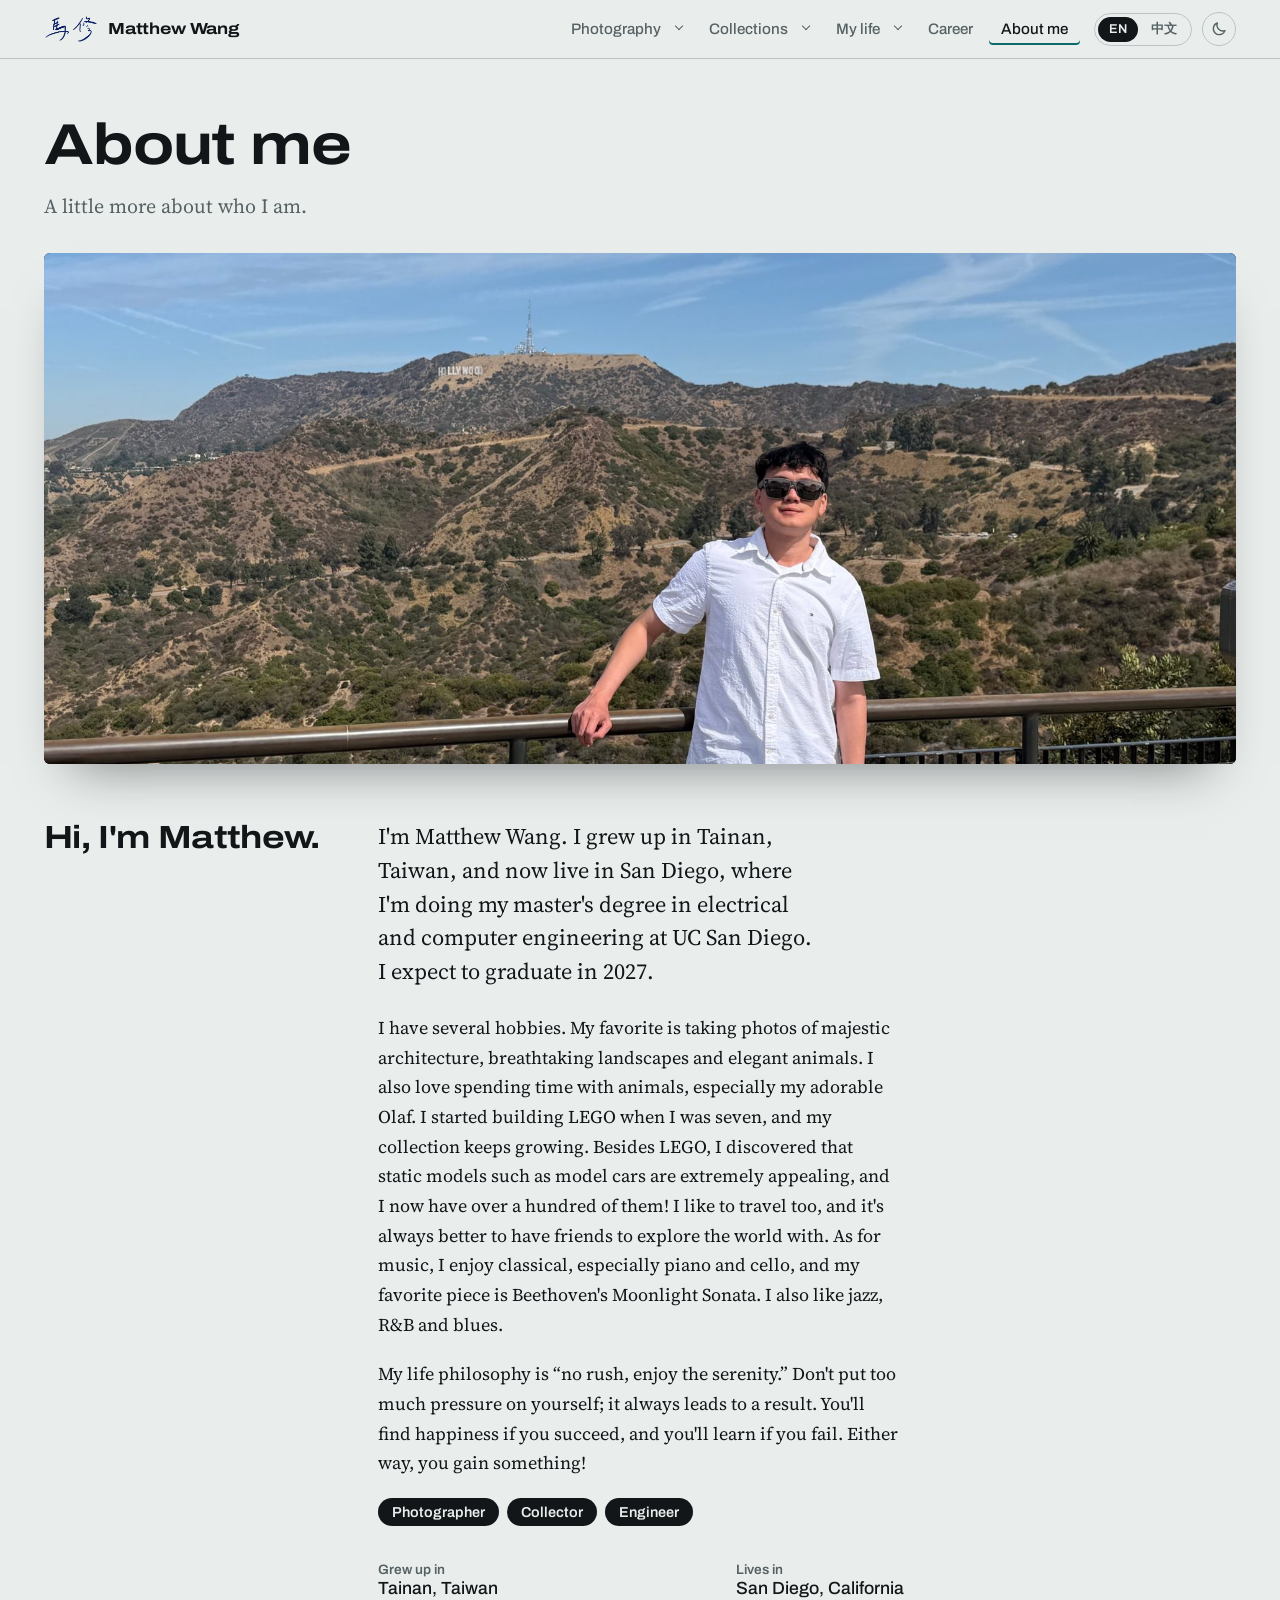
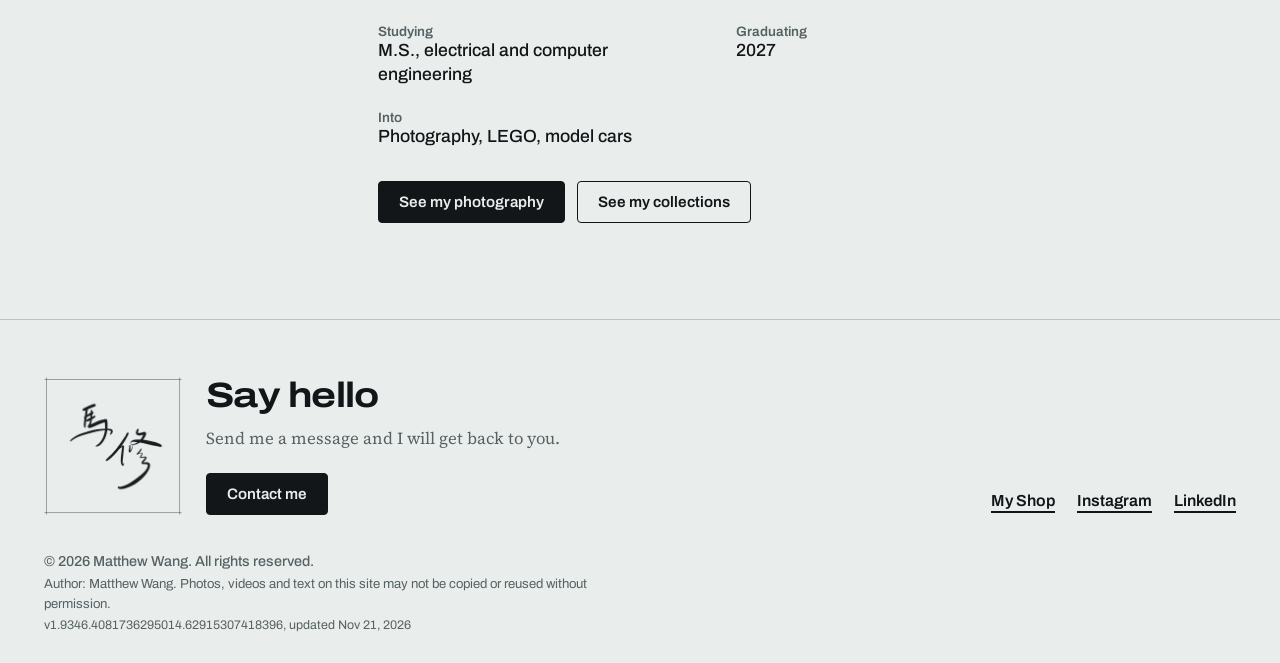
<file: about.html>
<!DOCTYPE html>
<html lang="en">
<head>
<meta charset="utf-8">
<meta name="viewport" content="width=device-width, initial-scale=1">
<title>About me | Matthew's</title>
<meta name="author" content="Matthew Wang">
<meta name="description" content="Matthew Wang: photography, collections, career and about me.">
<link rel="icon" href="favicon.ico?v=2" sizes="48x48">
<link rel="icon" href="favicon.svg?v=2" type="image/svg+xml" sizes="any">
<link rel="apple-touch-icon" href="apple-touch-icon.png?v=2">
<link rel="manifest" href="site.webmanifest">
<link rel="preconnect" href="https://fonts.googleapis.com">
<link rel="preconnect" href="https://fonts.gstatic.com" crossorigin>
<link href="https://fonts.googleapis.com/css2?family=Archivo:wdth,wght@62..125,100..900&family=IBM+Plex+Mono:wght@400;500&family=Source+Serif+4:ital,opsz,wght@0,8..60,400..700;1,8..60,400..700&family=Noto+Sans+TC:wght@400;500;700&family=Noto+Serif+TC:wght@400;600&display=swap" rel="stylesheet">
<meta name="color-scheme" content="light dark">
<meta name="theme-color" content="#E9EDEC" media="(prefers-color-scheme: light)">
<meta name="theme-color" content="#0E1315" media="(prefers-color-scheme: dark)">
<meta name="apple-mobile-web-app-capable" content="yes">
<meta name="mobile-web-app-capable" content="yes">
<meta name="apple-mobile-web-app-status-bar-style" content="default">
<meta name="apple-mobile-web-app-title" content="Matthew's">
<link rel="stylesheet" href="site.css?v=1.9346.4081736295014.62915307418396">
<script src="theme.js?v=1.9346.4081736295014.62915307418396"></script>
</head>
<body data-page="about">
<a class="skip" href="#main">Skip to content</a>
<header class="top" id="top"></header>
<main id="main"></main>
<footer class="foot" id="foot"></footer>
<script src="data.js?v=1.9346.4081736295014.62915307418396"></script>
<script src="i18n.js?v=1.9346.4081736295014.62915307418396"></script>
<script src="site.js?v=1.9346.4081736295014.62915307418396"></script>
</body>
</html>
</file>
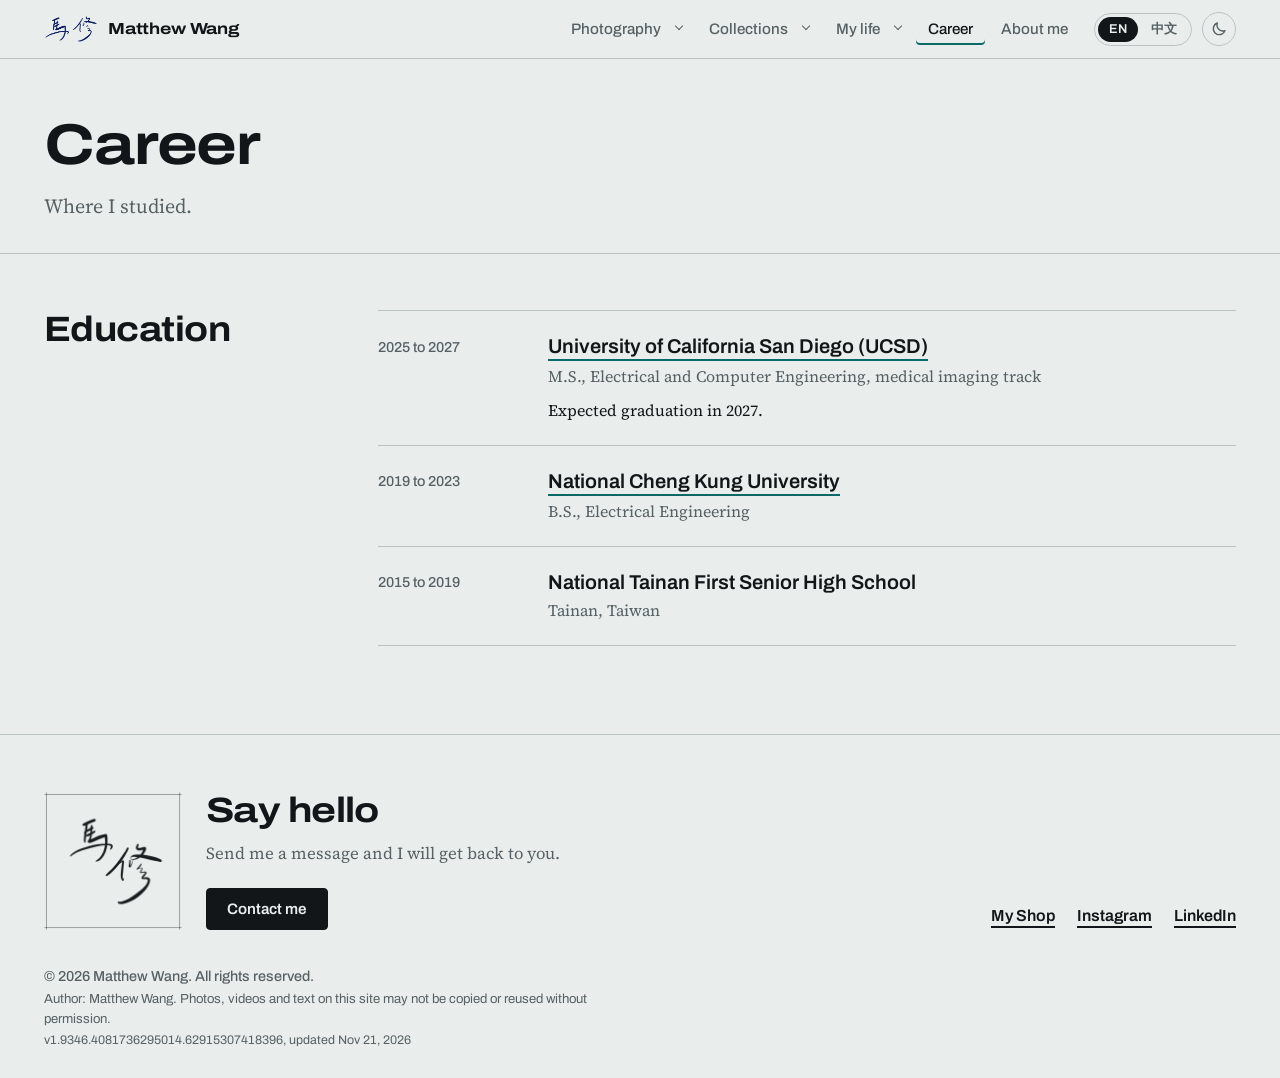
<file: career.html>
<!DOCTYPE html>
<html lang="en">
<head>
<meta charset="utf-8">
<meta name="viewport" content="width=device-width, initial-scale=1">
<title>Career | Matthew's</title>
<meta name="author" content="Matthew Wang">
<meta name="description" content="Matthew Wang: photography, collections, career and about me.">
<link rel="icon" href="favicon.ico?v=2" sizes="48x48">
<link rel="icon" href="favicon.svg?v=2" type="image/svg+xml" sizes="any">
<link rel="apple-touch-icon" href="apple-touch-icon.png?v=2">
<link rel="manifest" href="site.webmanifest">
<link rel="preconnect" href="https://fonts.googleapis.com">
<link rel="preconnect" href="https://fonts.gstatic.com" crossorigin>
<link href="https://fonts.googleapis.com/css2?family=Archivo:wdth,wght@62..125,100..900&family=IBM+Plex+Mono:wght@400;500&family=Source+Serif+4:ital,opsz,wght@0,8..60,400..700;1,8..60,400..700&family=Noto+Sans+TC:wght@400;500;700&family=Noto+Serif+TC:wght@400;600&display=swap" rel="stylesheet">
<meta name="color-scheme" content="light dark">
<meta name="theme-color" content="#E9EDEC" media="(prefers-color-scheme: light)">
<meta name="theme-color" content="#0E1315" media="(prefers-color-scheme: dark)">
<meta name="apple-mobile-web-app-capable" content="yes">
<meta name="mobile-web-app-capable" content="yes">
<meta name="apple-mobile-web-app-status-bar-style" content="default">
<meta name="apple-mobile-web-app-title" content="Matthew's">
<link rel="stylesheet" href="site.css?v=1.9346.4081736295014.62915307418396">
<script src="theme.js?v=1.9346.4081736295014.62915307418396"></script>
</head>
<body data-page="career">
<a class="skip" href="#main">Skip to content</a>
<header class="top" id="top"></header>
<main id="main"></main>
<footer class="foot" id="foot"></footer>
<script src="data.js?v=1.9346.4081736295014.62915307418396"></script>
<script src="i18n.js?v=1.9346.4081736295014.62915307418396"></script>
<script src="site.js?v=1.9346.4081736295014.62915307418396"></script>
</body>
</html>
</file>
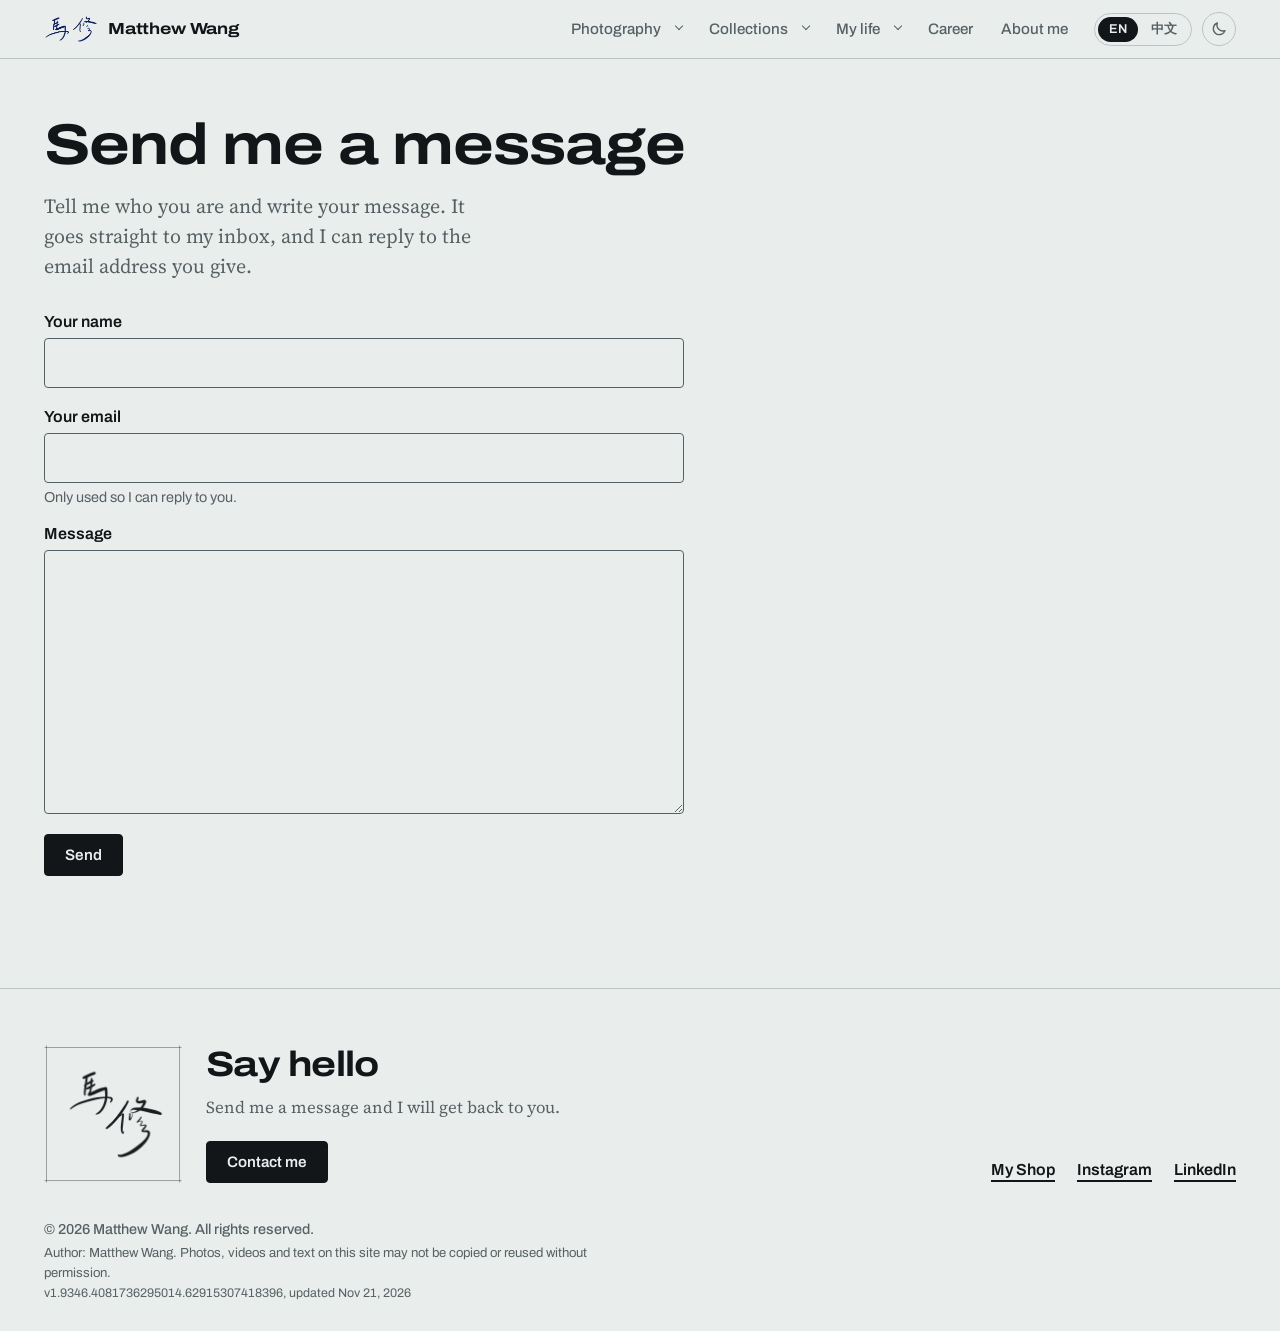
<file: contact.html>
<!DOCTYPE html>
<html lang="en">
<head>
<meta charset="utf-8">
<meta name="viewport" content="width=device-width, initial-scale=1">
<title>Send me a message | Matthew's</title>
<meta name="author" content="Matthew Wang">
<meta name="description" content="Matthew Wang: photography, collections, career and about me.">
<link rel="icon" href="favicon.ico?v=2" sizes="48x48">
<link rel="icon" href="favicon.svg?v=2" type="image/svg+xml" sizes="any">
<link rel="apple-touch-icon" href="apple-touch-icon.png?v=2">
<link rel="manifest" href="site.webmanifest">
<link rel="preconnect" href="https://fonts.googleapis.com">
<link rel="preconnect" href="https://fonts.gstatic.com" crossorigin>
<link href="https://fonts.googleapis.com/css2?family=Archivo:wdth,wght@62..125,100..900&family=IBM+Plex+Mono:wght@400;500&family=Source+Serif+4:ital,opsz,wght@0,8..60,400..700;1,8..60,400..700&family=Noto+Sans+TC:wght@400;500;700&family=Noto+Serif+TC:wght@400;600&display=swap" rel="stylesheet">
<meta name="color-scheme" content="light dark">
<meta name="theme-color" content="#E9EDEC" media="(prefers-color-scheme: light)">
<meta name="theme-color" content="#0E1315" media="(prefers-color-scheme: dark)">
<meta name="apple-mobile-web-app-capable" content="yes">
<meta name="mobile-web-app-capable" content="yes">
<meta name="apple-mobile-web-app-status-bar-style" content="default">
<meta name="apple-mobile-web-app-title" content="Matthew's">
<link rel="stylesheet" href="site.css?v=1.9346.4081736295014.62915307418396">
<script src="theme.js?v=1.9346.4081736295014.62915307418396"></script>
</head>
<body data-page="contact">
<a class="skip" href="#main">Skip to content</a>
<header class="top" id="top"></header>
<main id="main"></main>
<footer class="foot" id="foot"></footer>
<script src="data.js?v=1.9346.4081736295014.62915307418396"></script>
<script src="i18n.js?v=1.9346.4081736295014.62915307418396"></script>
<script src="site.js?v=1.9346.4081736295014.62915307418396"></script>
</body>
</html>
</file>
<file: site.css>
/* Matthew Wang, personal site.
   Layout idea: a pale lightbox page; photographs and collections sit on it like prints, and the one black
   "film" panel (hero annotations, career tile, lightbox) carries the amber radiology-viewer details. */
:root{
  --paper:#E9EDEC;
  --paper-2:#DCE2E1;
  --ink:#121618;
  --graphite:#566164;
  --rule:#BAC4C4;
  --teal:#0B6A68;
  --film:#06090A;
  --film-2:#0F1619;
  --film-line:#28333A;
  --film-text:#A7B2B5;
  --amber:#F0B429;
  --top-bg:rgba(233,237,236,.94);
  --on-teal:#fff;
  --err:#9A2F1F;
  --display:"Archivo","Helvetica Neue",Arial,sans-serif;
  --body:"Source Serif 4",Georgia,"Times New Roman",serif;
  --mono:"IBM Plex Mono",ui-monospace,"SFMono-Regular",Menlo,Consolas,monospace;
  color-scheme:light;
}
/* Dark theme: same lightbox idea turned around, so photographs glow on a near-black page. */
:root[data-theme="dark"]{
  --paper:#0E1315;
  --paper-2:#192226;
  --ink:#E7EDEC;
  --graphite:#9AA8AB;
  --rule:#2B373B;
  --teal:#4FC3BE;
  --film:#06090A;
  --film-2:#0F1619;
  --top-bg:rgba(14,19,21,.92);
  --on-teal:#061012;
  --err:#F29B8C;
  color-scheme:dark;
}
*,*::before,*::after{box-sizing:border-box}
[hidden]{display:none!important}
html{scroll-padding-top:84px;background:var(--paper)}
body{margin:0;background:var(--paper);color:var(--ink);font-family:var(--body);font-size:18px;line-height:1.65;-webkit-font-smoothing:antialiased}
h1,h2,h3,p,dl,dd,ul,figure{margin:0}
a{color:inherit}
button{font:inherit;color:inherit}
img{max-width:100%}
:focus-visible{outline:2px solid var(--teal);outline-offset:3px}
.lb :focus-visible,.film :focus-visible{outline-color:var(--amber)}
.display{font-family:var(--display);font-stretch:118%;font-weight:700;letter-spacing:-.02em}
.shell{max-width:1240px;margin:0 auto;padding-left:24px;padding-right:24px}
h1:focus{outline:none}
.skip{position:absolute;left:-999px;top:8px;background:var(--ink);color:var(--paper);padding:8px 14px;border-radius:4px;z-index:100;font:600 .9rem var(--display)}
.skip:focus{left:8px}
@media (max-width:720px){.shell{padding-left:20px;padding-right:20px}}

/* ---------- header and navigation ---------- */
.top{position:sticky;top:0;z-index:40;background:var(--top-bg);backdrop-filter:blur(10px);-webkit-backdrop-filter:blur(10px);border-bottom:1px solid var(--rule)}
.top-in{max-width:1240px;margin:0 auto;padding:10px 24px;display:flex;align-items:center;gap:24px;min-height:58px}
.brand{display:inline-flex;align-items:center;gap:10px;font-family:var(--display);font-stretch:118%;font-weight:700;font-size:1rem;letter-spacing:-.01em;text-decoration:none}
.brand img{display:block;height:28px;width:auto}
.nav{margin-left:auto;display:flex;align-items:center;gap:14px}
.nav-list{display:flex;align-items:center;gap:4px;list-style:none;margin:0;padding:0}
.nav-item{position:relative;display:flex;align-items:center}
.nav-link{display:block;padding:8px 6px 8px 12px;border-radius:4px;font:500 .95rem var(--display);text-decoration:none;color:var(--graphite);box-shadow:inset 0 -2px 0 transparent}
.nav-item:not(.has-sub) .nav-link{padding-right:12px}
.nav-link:hover{color:var(--ink)}
.nav-link[aria-current="page"]{color:var(--ink);box-shadow:inset 0 -2px 0 var(--teal)}
.has-sub.cur .nav-link[aria-current="page"]{box-shadow:none}
.has-sub.cur::after{content:"";position:absolute;inset:0;border-radius:4px;box-shadow:inset 0 -2px 0 var(--teal);pointer-events:none}
.caret{width:26px;height:34px;border:0;background:none;cursor:pointer;position:relative;color:var(--graphite);border-radius:4px}
.caret::before{content:"";position:absolute;left:9px;top:11px;width:6px;height:6px;border-right:1.5px solid currentColor;border-bottom:1.5px solid currentColor;transform:rotate(45deg);transition:transform .15s}
.has-sub.open .caret::before,.has-sub:hover .caret::before{transform:rotate(-135deg) translate(-2px,-2px)}
.caret:hover{color:var(--ink)}
.sub{position:absolute;top:100%;left:0;z-index:50;min-width:220px;margin:0;padding:8px;list-style:none;background:var(--paper);border:1px solid var(--rule);border-radius:8px;box-shadow:0 22px 40px -20px rgba(6,9,10,.5);opacity:0;visibility:hidden;transform:translateY(6px);transition:opacity .15s,transform .15s,visibility 0s .15s}
.has-sub:hover>.sub,.has-sub:focus-within>.sub,.has-sub.open>.sub{opacity:1;visibility:visible;transform:none;transition:opacity .15s,transform .15s,visibility 0s 0s}
@media (min-width:901px){.has-sub.dismissed:hover>.sub,.has-sub.dismissed:focus-within>.sub,.has-sub.dismissed.open>.sub{opacity:0;visibility:hidden;transform:translateY(6px);transition:opacity .15s,transform .15s,visibility 0s .15s}}
.sub a{display:block;padding:9px 12px;border-radius:4px;font:500 .95rem var(--display);text-decoration:none}
.sub a:hover,.sub a:focus-visible{background:var(--teal);color:var(--on-teal)}
.menu-btn{display:none;margin-left:auto;background:transparent;border:1px solid var(--rule);border-radius:4px;padding:7px 12px;font:500 .9rem var(--display);cursor:pointer}
.menu-btn:hover{border-color:var(--ink)}
.progress{position:absolute;left:0;right:0;bottom:-1px;height:2px;background:var(--teal);transform-origin:0 50%;transform:scaleX(0)}
@media (max-width:900px){
  .menu-btn{display:inline-block}
  .nav{position:absolute;left:0;right:0;top:100%;margin:0;background:var(--paper);border-bottom:1px solid var(--rule);padding:8px 20px calc(120px + env(safe-area-inset-bottom));display:none;max-height:calc(100vh - 60px);max-height:calc(100dvh - 60px);overflow-y:auto;overscroll-behavior:contain;-webkit-overflow-scrolling:touch}
  .top.open .nav{display:block}
  .nav-list{flex-direction:column;align-items:stretch;gap:0}
  .nav-item{flex-wrap:wrap;border-top:1px solid var(--rule)}
  .nav-item:first-child{border-top:0}
  .nav-link{flex:1;padding:14px 4px;box-shadow:none;font-size:1.05rem}
  .nav-item:not(.has-sub) .nav-link{padding-right:4px}
  .caret{display:none}
  .has-sub.cur::after{display:none}
  .has-sub.cur .nav-link[aria-current="page"]{box-shadow:none}
  .sub{position:static;width:100%;min-width:0;opacity:1;visibility:visible;transform:none;border:0;box-shadow:none;background:transparent;padding:0 0 10px 12px}
  .sub a{padding:8px 4px;color:var(--graphite)}
}

/* ---------- buttons and tags ---------- */
.btn{display:inline-flex;align-items:center;justify-content:center;padding:12px 20px;border-radius:4px;font:600 .95rem var(--display);border:1px solid var(--ink);cursor:pointer;text-decoration:none;transition:background .15s,color .15s,border-color .15s}
.btn.solid{background:var(--ink);color:var(--paper)}
.btn.solid:hover{background:var(--teal);border-color:var(--teal)}
.btn.line{background:transparent;color:var(--ink)}
.btn.line:hover{background:var(--paper-2)}
.tag{font:500 .78rem var(--display);padding:3px 10px;border-radius:999px;background:var(--paper-2);color:var(--graphite);white-space:nowrap}
.tag.sample{background:transparent;border:1px dashed var(--graphite)}
.chips{display:flex;flex-wrap:wrap;gap:8px}
.chip{display:inline-block;font:500 .9rem var(--display);padding:7px 14px;border:1px solid var(--rule);border-radius:999px;background:transparent;cursor:pointer;text-decoration:none}
.chip:hover{border-color:var(--ink)}
.chip[aria-current="true"],.chip[aria-pressed="true"]{background:var(--ink);border-color:var(--ink);color:var(--paper)}
.count{margin:16px 0 20px;min-height:1.5em;font:500 .9rem var(--display);color:var(--graphite)}
.page-head{padding:56px 0 32px}
.page-head h1{font-size:clamp(2.2rem,4.6vw,3.6rem);line-height:1.05}
.page-head p{margin-top:16px;font-size:1.25rem;line-height:1.5;color:var(--graphite);max-width:46ch}
.enter{animation:enter .28s ease-out}
@keyframes enter{from{opacity:.001;transform:translateY(8px)}to{opacity:1;transform:none}}

/* ---------- opening screen ---------- */
.hero{position:relative;height:calc(100vh - var(--hdr,59px));height:calc(100dvh - var(--hdr,59px));min-height:420px;overflow:hidden;background:#04070B;color:#fff;isolation:isolate}
.hero-bg{position:absolute;inset:0;width:100%;height:100%;max-width:none;object-fit:cover;z-index:-3;opacity:0;transition:opacity 1.4s ease}
.hero.lit .hero-bg{opacity:1}
.hero-sky{position:absolute;left:0;top:0;width:100%;height:0;z-index:-1;pointer-events:none;opacity:0;transition:opacity 2.4s ease .9s}
.hero.lit .hero-sky{opacity:1}
.hero-shade{position:absolute;inset:0;z-index:-2;background:linear-gradient(to bottom,rgba(0,0,0,.30) 0,rgba(0,0,0,0) 22%,rgba(0,0,0,0) 52%,rgba(0,0,0,.72) 82%,#000 100%)}
.hero-title{position:absolute;left:50%;top:calc(50% - var(--hdr,59px) / 2);transform:translate(-50%,-50%);width:clamp(280px,56vw,880px);text-align:center;pointer-events:none}
.hero-write{display:block;width:100%;height:auto;aspect-ratio:1592/413;opacity:0;filter:drop-shadow(0 2px 22px rgba(0,0,0,.55))}
.hero-write.on{opacity:1}
.hero-title.plain::after{content:"Welcome";display:block;font:italic 400 clamp(3.4rem,10vw,8rem)/1 var(--body);text-shadow:0 2px 22px rgba(0,0,0,.55);animation:heroFade 1.4s ease .6s both}
.hero-zh{display:inline-block;font:600 clamp(4rem,13vw,10.5rem)/1.1 "Noto Serif TC",var(--body);letter-spacing:.12em;text-indent:.12em;text-shadow:0 2px 22px rgba(0,0,0,.55);clip-path:inset(0 100% 0 0);animation:heroWipe 2.4s cubic-bezier(.5,0,.2,1) .7s forwards}
.hero.played .hero-zh{animation:none;clip-path:none}
@keyframes heroWipe{to{clip-path:inset(0 0 0 0)}}
@keyframes heroFade{from{opacity:0;transform:translateY(8px)}to{opacity:1;transform:none}}
.hero-cap{position:absolute;left:0;right:0;bottom:calc(22px + env(safe-area-inset-bottom));margin:0;text-align:center;font:400 1.05rem/1.4 var(--body);letter-spacing:.14em;text-indent:.14em;color:rgba(255,255,255,.78);animation:heroFade 1.6s ease 3.2s both}
.hero.played .hero-cap,.hero.played .scroll-cue{animation-delay:0s}
.scroll-cue{position:absolute;left:50%;margin-left:-28px;bottom:calc(66px + env(safe-area-inset-bottom));width:56px;height:56px;padding:0;border:0;background:none;cursor:pointer;color:#fff;animation:heroFade 1.4s ease 3.4s both}
.scroll-cue .chev{position:absolute;left:50%;top:14px;width:16px;height:16px;margin-left:-8px;border-right:2px solid currentColor;border-bottom:2px solid currentColor;transform:rotate(45deg);opacity:0;animation:cue 1.9s ease-in-out infinite}
.scroll-cue .chev+.chev{animation-delay:.28s}
@keyframes cue{0%{opacity:0;transform:translateY(-10px) rotate(45deg)}40%{opacity:.95}80%,100%{opacity:0;transform:translateY(12px) rotate(45deg)}}
.scroll-cue:focus-visible{outline:2px solid var(--amber);outline-offset:2px;border-radius:50%}
@media (prefers-reduced-motion:reduce){
  .hero-bg,.hero-sky{transition:none}.hero-cap,.scroll-cue,.hero-title.plain::after{animation:none}
  .hero-zh{animation:none;clip-path:none}
  .scroll-cue .chev{animation:none;opacity:.9}.scroll-cue .chev+.chev{display:none}
}
@media (max-width:600px){.hero-title{width:84vw}.hero-cap{font-size:.95rem}}

/* ---------- home ---------- */
.home-hero{display:grid;grid-template-columns:minmax(0,7fr) minmax(0,5fr);gap:64px;padding:64px 0 72px;align-items:center}
.home-hero h1{font-size:clamp(2.6rem,5.4vw,4.6rem);line-height:1.02;text-wrap:balance;overflow-wrap:break-word}
.big{margin-top:26px;font-size:1.45rem;line-height:1.5;max-width:36ch}
.home-copy p+p{margin-top:1em;max-width:50ch}
.home-copy .big+p{margin-top:1.2em}
.cta{display:flex;flex-wrap:wrap;gap:12px;margin-top:32px}
.film{position:relative;aspect-ratio:4/5;border-radius:6px;overflow:hidden;background:#000;box-shadow:0 28px 50px -28px rgba(6,9,10,.6)}
.film img{display:block;width:100%;height:100%;object-fit:cover}
.ann{position:absolute;font:500 12px/1.5 var(--mono);color:var(--amber);white-space:pre-line;pointer-events:none;text-shadow:0 0 3px #000,0 0 8px #000;font-variant-numeric:tabular-nums}
.ann.tl{top:14px;left:16px}.ann.tr{top:14px;right:16px;text-align:right}.ann.bl{bottom:14px;left:16px}.ann.br{bottom:14px;right:16px;text-align:right}
@media (max-width:960px){
  .home-hero{grid-template-columns:1fr;gap:36px;padding:40px 0 48px}
  .film{max-width:460px}
}
.band{border-top:1px solid var(--rule)}
.band-in{padding-top:56px;padding-bottom:72px}
.band h2{font-family:var(--display);font-stretch:112%;font-weight:700;font-size:clamp(1.6rem,3vw,2.2rem);line-height:1.1;letter-spacing:-.015em;margin-bottom:28px}
.explore{display:grid;grid-template-columns:repeat(4,minmax(0,1fr));grid-auto-rows:210px;gap:16px}
.ex{position:relative;display:flex;flex-direction:column;justify-content:flex-end;padding:18px 20px;border-radius:6px;overflow:hidden;text-decoration:none;color:#fff;isolation:isolate;background:var(--film)}
.ex img{position:absolute;inset:0;width:100%;height:100%;object-fit:cover;z-index:-2;transition:transform .5s ease}
.ex::after{content:"";position:absolute;inset:0;z-index:-1;background:linear-gradient(to top,rgba(6,9,10,.78),rgba(6,9,10,0) 62%)}
.ex:hover img{transform:scale(1.04)}
.ex h3{font:700 1.3rem/1.2 var(--display);font-stretch:108%}
.ex p{margin-top:4px;font:500 .9rem/1.4 var(--display);color:rgba(255,255,255,.85)}
.ex.photo{grid-column:1/3;grid-row:1/3}
.ex.coll{grid-column:3/5}
.ex.coll img{object-position:50% 64%}
.ex.career{justify-content:space-between}
.ex.career img{object-position:70% 55%}
.ex.career::after{background:linear-gradient(to bottom,rgba(6,9,10,.62),rgba(6,9,10,.08) 38%,rgba(6,9,10,.08) 48%,rgba(6,9,10,.8))}
.ex.career .ann{position:static}
@media (max-width:960px){
  .explore{grid-template-columns:repeat(2,minmax(0,1fr));grid-auto-rows:minmax(180px,auto)}
  .ex.photo{grid-column:1/3;grid-row:auto;min-height:260px}
  .ex.coll{grid-column:auto}
}
@media (max-width:560px){
  .explore{grid-template-columns:1fr;grid-auto-rows:minmax(190px,auto)}
  .ex.photo,.ex.coll{grid-column:auto}
}

/* ---------- gallery ---------- */
.jgrid{position:relative;margin-bottom:64px}
.jgrid .tile{position:absolute;margin:0}
.jgrid.lgrid{margin-bottom:40px}
.jgrid[hidden],.albums[hidden]{display:none}
.albums{display:grid;grid-template-columns:repeat(3,minmax(0,1fr));gap:16px;margin-bottom:64px}
@media (max-width:899px){.albums{grid-template-columns:repeat(2,minmax(0,1fr))}}
.albums.two{grid-template-columns:repeat(2,minmax(0,1fr))}
.albums[hidden],#colls[hidden]{display:none}
@media (max-width:599px){.albums,.albums.two{grid-template-columns:minmax(0,1fr);gap:12px}}
.album{position:relative;display:block;aspect-ratio:3/2;border-radius:4px;overflow:hidden;background:var(--paper-2);color:#fff;text-decoration:none}
.album img{display:block;width:100%;height:100%;object-fit:cover;transition:transform .5s ease}
.album:hover img,.album:focus-visible img{transform:scale(1.03)}
.album-cap{position:absolute;left:0;right:0;bottom:0;padding:64px 16px 14px;background:linear-gradient(to top,rgba(6,9,10,.86),rgba(6,9,10,.4) 55%,rgba(6,9,10,0))}
.album-cap b{display:block;font:600 1.15rem/1.25 var(--display)}
.album-cap span{font:500 .85rem var(--display);color:rgba(255,255,255,.82)}
.tile{position:relative;display:block;width:100%;margin:0 0 16px;padding:0;border:0;background:var(--paper-2);border-radius:4px;overflow:hidden;cursor:zoom-in;break-inside:avoid;-webkit-column-break-inside:avoid;text-align:left}
.tile img{display:block;width:100%;height:100%;object-fit:cover;transition:transform .5s ease}
.tile:hover img{transform:scale(1.03)}
/* Signature watermark overlay, bottom right of photo tiles that are not already watermarked in the file itself (videos excluded) */
.tile:not(.video):not(.wmd)::after{content:"";position:absolute;right:10px;bottom:10px;width:clamp(34px,16%,72px);aspect-ratio:1;background:url(watermark.png) center/contain no-repeat;opacity:.78;filter:drop-shadow(0 1px 3px rgba(0,0,0,.6));pointer-events:none}
.lb-wm{position:absolute;z-index:2;display:block;background:url(watermark.png) center/contain no-repeat;opacity:.8;filter:drop-shadow(0 1px 4px rgba(0,0,0,.6));pointer-events:none}
.lb-wm[hidden]{display:none}
.tile .cap{position:absolute;left:0;right:0;bottom:0;padding:36px 14px 12px;color:#fff;background:linear-gradient(to top,rgba(6,9,10,.72),rgba(6,9,10,0));opacity:0;transform:translateY(6px);transition:opacity .2s,transform .2s}
.tile:hover .cap,.tile:focus-visible .cap{opacity:1;transform:none}
.cap b{display:block;font:600 .95rem/1.3 var(--display)}
.cap span{font:500 .8rem var(--display);color:rgba(255,255,255,.8)}
.ph{position:absolute;top:10px;left:10px;font:500 .72rem var(--display);padding:2px 8px;border-radius:999px;background:rgba(18,22,24,.72);color:#fff}
.grid{display:grid;grid-template-columns:repeat(auto-fill,minmax(210px,1fr));gap:16px;padding-bottom:40px}
.grid .tile{margin:0;aspect-ratio:4/5}
.grid .tile img{height:100%;object-fit:cover}
.grid.land{grid-template-columns:repeat(auto-fill,minmax(280px,1fr))}
.grid.land .tile{aspect-ratio:16/9}
.grid .tile.wide{aspect-ratio:4/3}
@media (min-width:560px){.grid:not(.land) .tile.wide{grid-column:span 2;aspect-ratio:8/5}.grid:not(.land) .tile{align-self:stretch}}
.coll-sec{padding:8px 0 24px}
.coll-sec:first-child{border-top:1px solid var(--rule);padding-top:32px;margin-top:8px}
.coll-sec+.coll-sec{border-top:1px solid var(--rule);padding-top:40px;margin-top:16px}
.coll-head{display:flex;flex-wrap:wrap;align-items:baseline;gap:6px 20px;margin-bottom:24px;padding-bottom:18px;border-bottom:1px solid var(--rule)}
.coll-head h2{font:800 clamp(2rem,4.2vw,2.7rem)/1.1 var(--display);font-stretch:112%;letter-spacing:-.02em}
.coll-head+.yt{border-top:0;padding-top:0}
.coll-head p{color:var(--graphite);font-size:1.05rem;max-width:none}

/* ---------- lightbox ---------- */
.lb{position:fixed;inset:0;z-index:80;background:#06090a;display:flex;flex-direction:column;color:var(--film-text)}
.lb-top{display:flex;justify-content:space-between;align-items:center;padding:14px 20px;font:500 12px var(--mono)}
.lb-top output{color:var(--amber);font-variant-numeric:tabular-nums}
.lb-btn{background:transparent;border:1px solid var(--film-line);border-radius:4px;color:#fff;padding:8px 14px;font:500 .9rem var(--display);cursor:pointer}
.lb-btn:hover{border-color:var(--amber)}
.lb-stage{position:relative;flex:1;min-height:0;display:flex;align-items:center;justify-content:center;padding:0 64px;touch-action:none;overflow:hidden}
.lb-stage img{max-width:100%;max-height:100%;object-fit:contain;border-radius:2px;user-select:none;-webkit-user-select:none;-webkit-user-drag:none;cursor:zoom-in;transform-origin:50% 50%;will-change:transform}
.lb-stage.zoomed img{cursor:grab}
.lb-stage.zoomed img:active{cursor:grabbing}
.lb-stage img.zanim{transition:transform .22s ease}
.lb-tools{display:flex;align-items:center;gap:8px}
.lb-zoom{display:flex;gap:8px}
.lb-zoom[hidden]{display:none}
.lb-zoom .lb-btn{min-width:40px;padding:8px 0;font-size:1.05rem;line-height:1}
.lb-nav{position:absolute;z-index:3;top:50%;transform:translateY(-50%);width:44px;height:44px;border-radius:50%;padding:0;font-size:1.3rem;line-height:1}
.lb-nav.prev{left:12px}.lb-nav.next{right:12px}
.lb-cap{padding:10px 20px 6px;text-align:center;color:#fff;font:600 1rem var(--display)}
.lb-cap span{display:block;margin-top:2px;font:500 .85rem var(--display);color:var(--film-text)}
.lb-cap em{display:block;max-width:60ch;margin:4px auto 0;font:400 .92rem/1.45 var(--display);font-style:normal;color:#e8e4dc}
.lb-strip{display:flex;gap:8px;justify-content:center;padding:8px 16px 16px;overflow-x:auto}
.lb-strip button{flex:0 0 auto;width:56px;height:56px;padding:0;border:2px solid transparent;border-radius:3px;overflow:hidden;cursor:pointer;opacity:.55;background:#000}
.lb-strip button[aria-current="true"]{border-color:var(--amber);opacity:1}
.lb-strip button:hover{opacity:1}
.lb-strip img{width:100%;height:100%;object-fit:cover;display:block}
@media (max-width:640px){
  .lb-stage{padding:0 8px}
  .lb-nav{top:auto;bottom:8px;transform:none}
}

/* ---------- career ---------- */
.sec{border-top:1px solid var(--rule)}
.sec-in{display:grid;grid-template-columns:minmax(0,3fr) minmax(0,9fr);gap:48px;padding-top:56px;padding-bottom:64px}
.sec h2{font-family:var(--display);font-stretch:112%;font-weight:700;font-size:clamp(1.6rem,3vw,2.2rem);line-height:1.1;letter-spacing:-.015em}
.note{margin-top:12px;color:var(--graphite);font-size:1rem;line-height:1.55;max-width:26ch}
@media (max-width:860px){.sec-in{grid-template-columns:1fr;gap:24px;padding-top:44px;padding-bottom:52px}.note{max-width:48ch}}
.tl{list-style:none;padding:0}
.tl li{display:grid;grid-template-columns:150px minmax(0,1fr);gap:20px;padding:22px 0;border-top:1px solid var(--rule)}
.tl li:last-child{border-bottom:1px solid var(--rule)}
.tl-when{font:500 .9rem var(--display);color:var(--graphite);padding-top:.35em}
.tl-t{font:600 1.25rem/1.3 var(--display);display:flex;flex-wrap:wrap;gap:6px 12px;align-items:center}
.tl-s{margin-top:2px;color:var(--graphite);font-size:1rem}
.tl-n{margin-top:8px;font-size:1rem;line-height:1.55;max-width:58ch}
@media (max-width:640px){.tl li{grid-template-columns:1fr;gap:2px}}
.plist{list-style:none;padding:0;border-top:1px solid var(--ink)}
.proj{border-bottom:1px solid var(--rule)}
.proj-head{width:100%;display:grid;grid-template-columns:64px minmax(0,1fr) auto 20px;gap:20px;align-items:start;text-align:left;padding:24px 4px;background:transparent;border:0;cursor:pointer}
.proj-head:hover .ptitle{color:var(--teal)}
.yr{font:500 .9rem var(--display);font-variant-numeric:tabular-nums;color:var(--graphite);padding-top:.5em}
.ptitle{display:block;font:600 1.3rem/1.25 var(--display);transition:color .15s}
.psum{display:block;margin-top:6px;color:var(--graphite);font-size:1rem;line-height:1.55;max-width:56ch}
.ptags{display:flex;flex-wrap:wrap;gap:6px;justify-content:flex-end;max-width:230px;padding-top:.3em}
.chev{width:9px;height:9px;margin-top:.7em;border-right:2px solid var(--ink);border-bottom:2px solid var(--ink);transform:rotate(45deg);transition:transform .2s}
.proj.open .chev{transform:rotate(-135deg)}
.proj-body{display:grid;grid-template-rows:0fr;visibility:hidden;transition:grid-template-rows .25s ease,visibility 0s .25s}
.proj.open .proj-body{grid-template-rows:1fr;visibility:visible;transition:grid-template-rows .25s ease,visibility 0s 0s}
.proj-body-in{min-height:0;overflow:hidden}
.proj-body dl{display:grid;grid-template-columns:120px minmax(0,1fr);gap:8px 20px;padding:0 4px 26px 88px}
.proj-body dt{font:600 .85rem var(--display);color:var(--graphite);padding-top:.25em}
.proj-body dd{font-size:1rem;line-height:1.55;max-width:60ch}
.empty{padding:28px 4px;color:var(--graphite)}
.empty button{border:0;background:none;padding:0;color:var(--teal);text-decoration:underline;cursor:pointer}
@media (max-width:640px){
  .proj-head{grid-template-columns:44px minmax(0,1fr) 20px;gap:6px 14px}
  .ptags{grid-column:2;grid-row:2;justify-content:flex-start;max-width:none}
  .chev{grid-column:3;grid-row:1}
  .proj-body dl{grid-template-columns:1fr;gap:2px;padding-left:58px}
  .proj-body dt{padding-top:10px}
}
.groups{display:grid;grid-template-columns:repeat(3,minmax(0,1fr));gap:40px}
.group h3{font:700 1rem var(--display);margin-bottom:10px}
.group ul{list-style:none;padding:0}
.skill{display:flex;justify-content:space-between;align-items:baseline;width:100%;padding:11px 2px;border:0;border-top:1px solid var(--rule);background:transparent;font:500 1rem var(--display);text-align:left;cursor:pointer;transition:color .15s,padding .15s}
.skill:hover{color:var(--teal);padding-left:8px}
.skill b{font-weight:500;color:var(--graphite);font-variant-numeric:tabular-nums}
.group li:last-child .skill{border-bottom:1px solid var(--rule)}
@media (max-width:860px){.groups{grid-template-columns:1fr;gap:28px}}

/* ---------- about ---------- */
.wide{margin:0 0 56px;border-radius:6px;overflow:hidden;position:relative;aspect-ratio:21/9;background:#000;box-shadow:0 28px 50px -28px rgba(6,9,10,.5)}
.wide img{display:block;width:100%;height:100%;object-fit:cover;object-position:50% 55%}
.about-grid{display:grid;grid-template-columns:minmax(0,3fr) minmax(0,9fr);gap:48px;padding-bottom:72px}
.about-text p{max-width:58ch;margin-bottom:1.1em}
.about-text p:first-child{font-size:1.4rem;line-height:1.5;max-width:40ch}
.facts{display:grid;grid-template-columns:repeat(2,minmax(0,1fr));gap:22px 36px;margin-top:36px;max-width:680px}
.facts dt{font:600 .85rem var(--display);color:var(--graphite)}
.facts dd{font:500 1.1rem/1.4 var(--display)}
.about-links{display:flex;flex-wrap:wrap;gap:12px;margin-top:32px}
@media (max-width:860px){
  .about-grid{grid-template-columns:1fr;gap:20px}
  .wide{aspect-ratio:4/3;margin-bottom:36px}
  .facts{grid-template-columns:1fr 1fr;gap:18px 20px}
}

/* ---------- footer ---------- */
.foot{border-top:1px solid var(--rule);margin-top:24px}
.foot-in{display:flex;flex-wrap:wrap;gap:28px 48px;justify-content:space-between;align-items:flex-end;padding-top:56px;padding-bottom:36px}
.foot-h{font-size:clamp(1.6rem,3vw,2.2rem);line-height:1.1}
.foot-cta{margin-top:20px}
.links{display:flex;flex-wrap:wrap;gap:22px;list-style:none;padding:0}
.links a{font:600 1rem var(--display);text-decoration:none;border-bottom:2px solid var(--ink);padding-bottom:2px}
.links a:hover{color:var(--teal);border-color:var(--teal)}
.copy{padding-bottom:28px;font:500 .9rem/1.5 var(--display);color:var(--graphite)}
.copy .legal{margin-top:2px;font-weight:400;font-size:.82rem;max-width:70ch}

@media (prefers-reduced-motion:reduce){
  *,*::before,*::after{transition:none!important;animation:none!important;scroll-behavior:auto!important}
}

.foot-sub{margin-top:10px;color:var(--graphite);font-size:1.05rem;max-width:46ch}
.roles{display:flex;flex-wrap:wrap;gap:8px;list-style:none;padding:0;margin:22px 0 0}
.roles li{font:600 .9rem var(--display);padding:6px 14px;border-radius:999px;background:var(--ink);color:var(--paper)}
.about-text .roles{margin:0 0 1.4em}
.tl-t a{color:inherit;text-decoration:none;border-bottom:2px solid var(--teal)}
.tl-t a:hover{color:var(--teal)}
.msg{max-width:640px;padding-bottom:88px}
.msg .fld{margin-bottom:20px}
.msg label{display:block;font:600 1rem var(--display);margin-bottom:8px}
.msg input[type="text"],.msg input[type="email"]{display:block;width:100%;padding:12px 16px;border:1px solid var(--graphite);border-radius:4px;background:var(--paper);color:var(--ink);font:400 1.05rem/1.4 var(--body)}
.msg input[type="text"]:focus-visible,.msg input[type="email"]:focus-visible{outline:3px solid var(--teal);outline-offset:2px}
.msg [aria-invalid="true"]{border-color:var(--err);border-width:2px}
.fld-hint{margin:6px 0 0;font:400 .9rem var(--display);color:var(--graphite)}
.fld-err{margin:6px 0 0;font:500 .92rem var(--display);color:var(--err)}
.fld-err:empty{display:none}
.msg textarea{display:block;width:100%;min-height:220px;padding:14px 16px;border:1px solid var(--graphite);border-radius:4px;background:var(--paper);color:var(--ink);font:400 1.05rem/1.55 var(--body);resize:vertical}
.msg textarea:focus-visible{outline:3px solid var(--teal);outline-offset:2px}
.msg .hp{position:absolute;left:-9999px;width:1px;height:1px;opacity:0}
.msg-row{display:flex;flex-wrap:wrap;align-items:center;gap:14px 20px;margin-top:16px}
.btn:disabled{opacity:.55;cursor:wait}
.msg-status{font:500 .98rem var(--display);color:var(--graphite)}
.msg-status[data-kind="ok"]{color:var(--teal)}
.msg-status[data-kind="err"]{color:var(--err)}

.foot-id{display:flex;align-items:center;gap:24px}
.foot-logo{display:block;height:120px;width:auto;flex:none}  /* height is matched to the Say hello block by site.js */
@media (max-width:720px){.brand img{height:22px}.foot-id{gap:16px}}

/* ---------- language switch ---------- */
.lang{display:flex;gap:2px;padding:3px;border:1px solid var(--rule);border-radius:999px}
.lang button{border:0;background:transparent;padding:4px 11px;border-radius:999px;font:600 .8rem var(--display);color:var(--graphite);cursor:pointer}
.lang button:hover{color:var(--ink)}
.lang button[aria-pressed="true"]{background:var(--ink);color:var(--paper)}
/* The two logos are dark ink on transparent; lighten them on the dark theme. */
:root[data-theme="dark"] .brand img{filter:invert(1) hue-rotate(180deg) brightness(1.25)}
:root[data-theme="dark"] .foot-logo{filter:invert(1) opacity(.9)}
.nav-tools{display:flex;align-items:center;gap:10px}
.theme-btn{display:inline-flex;align-items:center;justify-content:center;width:34px;height:34px;padding:0;border:1px solid var(--rule);border-radius:999px;background:transparent;color:var(--graphite);cursor:pointer}
.theme-btn:hover{color:var(--ink);border-color:var(--ink)}
.theme-btn svg{display:block;width:18px;height:18px}
.top .top-theme{display:none}
:root[data-app] .top-theme{display:none}
.theme-btn .i-sun{display:none}
:root[data-theme="dark"] .theme-btn .i-sun{display:block}
:root[data-theme="dark"] .theme-btn .i-moon{display:none}
/* Narrow windows and phones: the switch sits in the top bar next to Menu, so it is always in view. */
@media (max-width:900px){.top .top-theme{display:inline-flex;margin-left:auto;margin-right:-14px}:root:not([data-app]) .top .top-theme+.menu-btn{margin-left:0}:root:not([data-app]) .nav-tools .theme-btn{display:none}.nav{flex-direction:column;align-items:stretch;gap:0}.top.open .nav{display:flex}.nav-tools{align-self:flex-start;margin-top:14px}}

/* ---------- Traditional Chinese (Taiwan) typography ---------- */
html[lang="zh-Hant-TW"]{
  --display:"Archivo","Noto Sans TC","PingFang TC","Microsoft JhengHei","Heiti TC",sans-serif;
  --body:"Source Serif 4","Noto Serif TC","Songti TC","PMingLiU",serif;
  --mono:"IBM Plex Mono","Noto Sans TC","PingFang TC","Microsoft JhengHei",monospace;
}
html[lang="zh-Hant-TW"] body{line-height:1.85}
html[lang="zh-Hant-TW"] .display,html[lang="zh-Hant-TW"] .brand,html[lang="zh-Hant-TW"] .band h2,html[lang="zh-Hant-TW"] .sec h2,html[lang="zh-Hant-TW"] .coll-head h2{letter-spacing:0}
html[lang="zh-Hant-TW"] h1,html[lang="zh-Hant-TW"] h2,html[lang="zh-Hant-TW"] h3{line-height:1.3}
html[lang="zh-Hant-TW"] .page-head p,html[lang="zh-Hant-TW"] .coll-head p,html[lang="zh-Hant-TW"] .home-copy p+p,html[lang="zh-Hant-TW"] .about-text p,html[lang="zh-Hant-TW"] .tl-n{max-width:30em}
html[lang="zh-Hant-TW"] .big{max-width:24em;line-height:1.7;white-space:pre-line}
html[lang="zh-Hant-TW"] .about-text p:first-child{max-width:26em;line-height:1.75}
html[lang="zh-Hant-TW"] .foot-sub{max-width:28em}
html[lang="zh-Hant-TW"] .hello{letter-spacing:0;line-height:1.5}
html[lang="zh-Hant-TW"] .note{max-width:16em}

/* ---------- home greeting ---------- */
.home-hero h1 .hello{display:block;margin-bottom:.45em;font:500 clamp(1.05rem,1.9vw,1.4rem)/1.4 var(--display);font-stretch:100%;letter-spacing:0;color:var(--graphite);text-wrap:balance}
.home-hero h1 .nm{display:block}
.home-hero h1 .nm-en{display:inline-block;margin-left:.5em;font:600 .36em/1.2 var(--display);font-stretch:112%;letter-spacing:-.01em;color:var(--graphite);white-space:nowrap;vertical-align:baseline}

/* ---------- YouTube at the top of the Model car collection ---------- */
.yt{display:grid;grid-template-columns:minmax(0,4fr) minmax(0,8fr);gap:40px;align-items:center;margin:0 0 36px;padding:24px 0 28px;border-top:1px solid var(--rule);border-bottom:1px solid var(--rule)}
.yt h3{font:700 1.1rem/1.3 var(--display);letter-spacing:0}
.yt p{margin-top:8px;color:var(--graphite);font-size:1.02rem;max-width:34ch}
.yt .btn{margin-top:18px}
.yt-card{display:flex;align-items:center;gap:20px}
.yt-meta{display:flex;flex-direction:column;align-items:flex-start;gap:14px;min-width:0}
.yt-meta b{font:700 1.7rem/1.2 var(--display);letter-spacing:-.01em}
.yt-av{width:104px;height:104px;border-radius:50%;object-fit:cover;background:#fff;border:1px solid var(--rule);flex:none}
/* the two buttons are always the same width: side by side when there is room, stacked when there is not */
.yt-acts{display:grid;grid-template-columns:repeat(auto-fit,minmax(142px,1fr));gap:10px;width:100%}
.yt-acts .btn{margin-top:0;text-align:center;white-space:nowrap}
.yt .btn.yt-sub{background:#cc0000;border-color:#cc0000;color:#fff}
.yt .btn.yt-sub:hover,.yt .btn.yt-sub:focus-visible{background:#a30000;border-color:#a30000}
.yt-note{display:block;margin-top:12px;color:var(--graphite);font-size:.82rem;line-height:1.4;max-width:34ch}
.yt.feat .feat-t{font:700 clamp(1.5rem,2.6vw,2.1rem)/1.15 var(--display);font-stretch:108%;letter-spacing:-.015em}
.yt-frame{position:relative;aspect-ratio:16/9;border-radius:6px;overflow:hidden;background:var(--film);box-shadow:0 28px 50px -28px rgba(6,9,10,.6)}
.yt-frame iframe{position:absolute;inset:0;width:100%;height:100%;border:0}
.yt-play{position:absolute;inset:0;width:100%;height:100%;padding:0;border:0;background:transparent;cursor:pointer}
.yt-play img{position:absolute;inset:0;width:100%;height:100%;object-fit:cover;transition:transform .5s ease}
.yt-play:hover img{transform:scale(1.03)}
.yt-play::after{content:"";position:absolute;inset:0;background:linear-gradient(to top,rgba(6,9,10,.55),rgba(6,9,10,0) 55%)}
.yt-btn,.vbadge{position:absolute;z-index:1;left:50%;top:50%;transform:translate(-50%,-50%);border-radius:14px;background:rgba(6,9,10,.82);border:1px solid var(--film-line);transition:background .15s;pointer-events:none}
.yt-btn{width:76px;height:52px}
.vbadge{width:60px;height:42px;border-radius:12px}
.yt-btn::before,.vbadge::before{content:"";position:absolute;left:50%;top:50%;transform:translate(-38%,-50%);border-style:solid;border-color:transparent transparent transparent var(--amber);transition:border-color .15s}
.yt-btn::before{border-width:11px 0 11px 18px}
.vbadge::before{border-width:9px 0 9px 15px}
.yt-play:hover .yt-btn,.yt-play:focus-visible .yt-btn,.tile.video:hover .vbadge,.tile.video:focus-visible .vbadge{background:var(--amber)}
.yt-play:hover .yt-btn::before,.yt-play:focus-visible .yt-btn::before,.tile.video:hover .vbadge::before,.tile.video:focus-visible .vbadge::before{border-left-color:var(--film)}
.tile.video{background:var(--film)}
.tile.video img{height:100%;object-fit:cover}
@media (max-width:860px){.yt{grid-template-columns:1fr;gap:20px;padding:20px 0 24px}.yt-chan{text-align:center}.yt-card{flex-direction:column;gap:14px}.yt-meta{align-items:center;width:100%}.yt-acts{max-width:340px;margin:0 auto}}
html[lang="zh-Hant-TW"] .yt h3,html[lang="zh-Hant-TW"] .yt .feat-t{letter-spacing:0}
html[lang="zh-Hant-TW"] .yt p{max-width:28em}

/* video player inside the viewer */
.lb-stage iframe{display:block;width:min(100%,calc((100vh - 230px) * 16 / 9));aspect-ratio:16/9;border:0;border-radius:2px;background:#000}
@supports (height:1dvh){.lb-stage iframe{width:min(100%,calc((100dvh - 230px) * 16 / 9))}}

/* ---------- pull down to refresh (installed app) ---------- */
html.standalone,html.standalone body{overscroll-behavior-y:none}
.ptr{--pull:0px;position:fixed;left:50%;top:env(safe-area-inset-top,0px);z-index:90;display:flex;align-items:center;gap:10px;padding:8px 16px;border-radius:999px;background:var(--ink);color:var(--paper);font:600 .85rem var(--display);box-shadow:0 10px 24px -10px rgba(6,9,10,.6);pointer-events:none;opacity:0;transform:translate(-50%,calc(var(--pull) - 48px))}
.ptr.on{opacity:1}
.ptr-arrow{width:10px;height:10px;border-right:2px solid currentColor;border-bottom:2px solid currentColor;transform:rotate(45deg) translate(-2px,-2px);transition:transform .15s}
.ptr[data-state="ready"] .ptr-arrow{transform:rotate(-135deg) translate(-2px,-2px)}
.ptr[data-state="loading"] .ptr-arrow{width:14px;height:14px;border:2px solid rgba(255,255,255,.35);border-top-color:var(--amber);border-radius:50%;transform:none;animation:ptrspin .8s linear infinite}
@keyframes ptrspin{to{transform:rotate(360deg)}}

.shop{display:flex;flex-wrap:wrap;align-items:center;justify-content:space-between;gap:16px 28px;margin:0 0 28px;padding:12px 0}
.grid + .shop{margin:8px 0 48px}
.shop h3{font:700 1.1rem/1.3 var(--display);letter-spacing:0}
.shop p{margin-top:6px;color:var(--graphite);font-size:1.02rem}
html[lang="zh-Hant-TW"] .shop h3{letter-spacing:0}
.copy .ver{font-size:.78rem;color:var(--graphite)}

/* Photography page: the subtitle lists the camera and lenses, one per line */
body[data-page="photography"] .page-head p{max-width:none;white-space:pre-line;font-size:1.1rem;line-height:1.6}

/* ---------- model car: A to Z index and manufacturer groups ---------- */
.az-wrap{display:grid;grid-template-columns:26px minmax(0,1fr);gap:22px;align-items:start}
.az-wrap{--az-h:min(calc(100vh - var(--hdr,59px) - 40px),560px);--az-h:min(calc(100dvh - var(--hdr,59px) - 40px),560px)}
.az{position:sticky;top:calc(var(--hdr,59px) + 16px);height:var(--az-h)}
.az-list{display:flex;flex-direction:column;justify-content:space-between;align-items:center;height:100%}
.az-tab{display:none}
.az-l{flex:1 1 0;min-height:0;width:26px;padding:0;border:0;background:transparent;font:600 .78rem/1 var(--display);letter-spacing:.02em;color:var(--ink);cursor:pointer;border-radius:4px}
.az-l:hover{color:var(--teal)}
.az-l:disabled{color:var(--graphite);opacity:.4;cursor:default}
.az-l:disabled:hover{color:var(--graphite)}
.brand-grp{scroll-margin-top:0}
/* the last manufacturer gets enough room to reach the top of the screen, so the index never gets pushed away */
.brand-grp:last-child{min-height:min(calc(100vh - var(--hdr,59px) - 40px),560px);min-height:min(calc(100dvh - var(--hdr,59px) - 40px),560px)}
.brand-h{font:700 1.3rem/1.2 var(--display);letter-spacing:-.01em;margin:0 0 14px;padding-top:2px}
.grid.land.mc{grid-template-columns:minmax(0,1fr);padding-bottom:36px}
@media (min-width:480px){.grid.land.mc{grid-template-columns:repeat(2,minmax(0,1fr))}}
@media (min-width:900px){.grid.land.mc{grid-template-columns:repeat(3,minmax(0,1fr))}}
/* small screens (phones, and phones turned sideways): the list hides at the left edge and pulls out on demand */
@media (max-width:600px),(max-height:520px){
  .az-wrap{display:block}
  .az{width:0;margin-bottom:calc(-1 * var(--az-h));z-index:30}
  .az-tab{display:flex;align-items:center;justify-content:center;position:absolute;left:-20px;top:calc(var(--az-h) / 2 - 40px);width:20px;height:80px;padding:0;border:1px solid var(--rule);border-left:0;border-radius:0 10px 10px 0;background:var(--paper-2);color:var(--ink);cursor:pointer;box-shadow:2px 0 8px rgba(0,0,0,.12);transition:opacity .2s,transform .25s}
  .az-tab span{writing-mode:vertical-rl;font:700 .7rem/1 var(--display);letter-spacing:.06em}
  .az.open .az-tab{opacity:0;pointer-events:none;transform:translateX(-100%)}
  .az-list{position:absolute;left:-20px;top:0;width:48px;padding:8px 0;background:var(--paper);border:1px solid var(--rule);border-left:0;border-radius:0 12px 12px 0;box-shadow:4px 0 18px rgba(0,0,0,.22);transform:translateX(-110%);visibility:hidden;transition:transform .25s ease,visibility 0s linear .25s}
  .az.open .az-list{transform:none;visibility:visible;transition:transform .25s ease,visibility 0s}
  .az-l{width:48px}
}
@media (prefers-reduced-motion:reduce){.az-tab,.az-list{transition:none!important}}
</file>
